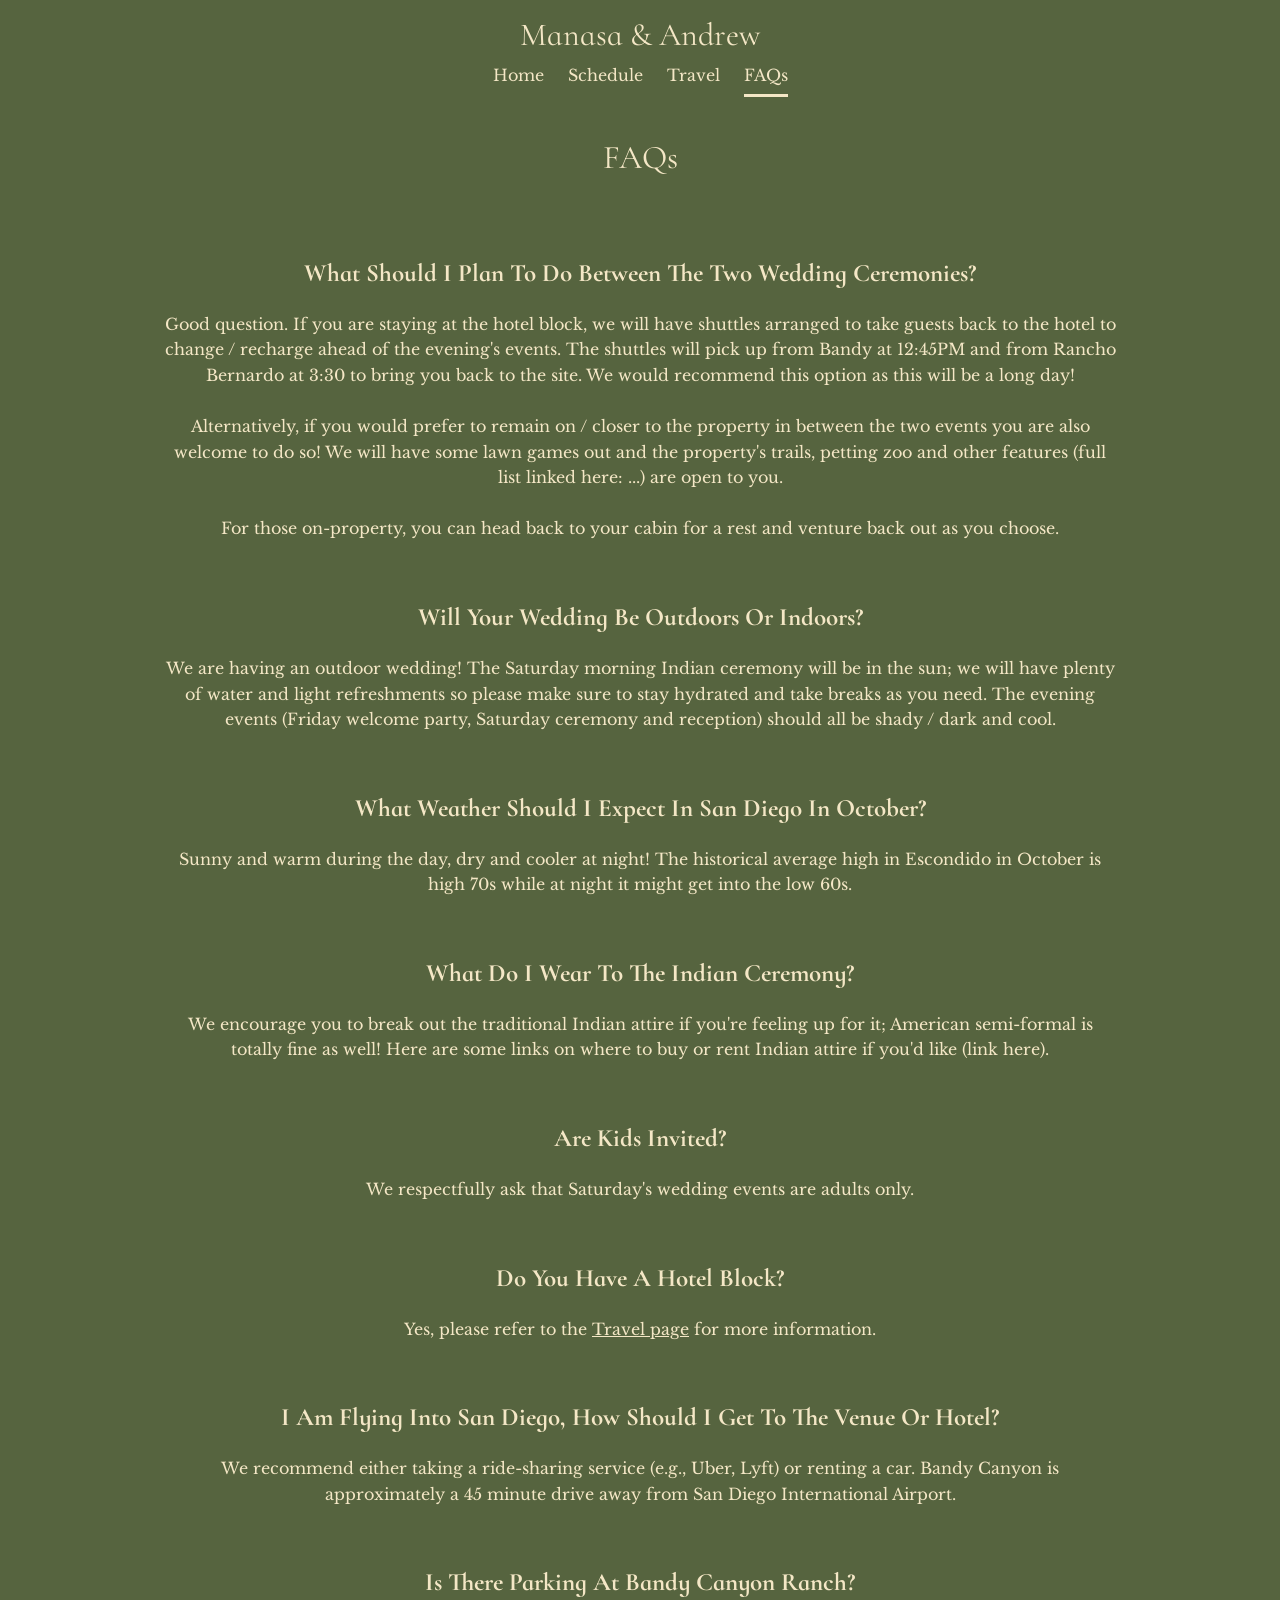
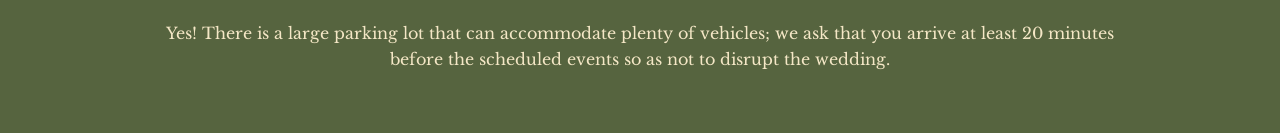
<file: faq.html>
<!DOCTYPE html>
<html lang="en">
<head>
  <meta charset="utf-8" />
  <meta name="viewport" content="width=device-width, initial-scale=1.0" />
  <title>FAQs - Manasa &amp; Andrew</title>
  <meta name="description" content="Frequently asked questions for Andrew Johnson and Manasa Datla's wedding" />
  <link rel="apple-touch-icon" sizes="180x180" href="/apple-touch-icon.png">
  <link rel="icon" type="image/png" sizes="32x32" href="/favicon-32x32.png">
  <link rel="icon" type="image/png" sizes="16x16" href="/favicon-16x16.png">
  <link rel="manifest" href="/site.webmanifest">
  <link rel="stylesheet" href="css/style.css" />
</head>
<body>

  <header class="site-header">
    <h2 class="couple-name-nav">Manasa &amp; Andrew</h2>
    <button class="mobile-nav-toggle" aria-label="Toggle navigation" onclick="document.querySelector('.nav-bar').classList.toggle('open')">&#9776;</button>
  </header>

  <nav class="nav-bar">
    <ul>
      <li><a href="index.html">Home</a></li>
      <li><a href="schedule.html">Schedule</a></li>
      <li><a href="travel.html">Travel</a></li>
      <li class="active"><a href="faq.html">FAQs</a></li>
    </ul>
  </nav>

  <div class="content-wrap">
    <h1 class="page-title">FAQs</h1>

    <div class="faq-section">

      <div class="faq-item">
        <h2>What should I plan to do between the two wedding ceremonies?</h2>
        <p>Good question. If you are staying at the hotel block, we will have shuttles arranged to take guests back to the hotel to change / recharge ahead of the evening's events. The shuttles will pick up from Bandy at 12:45PM and from Rancho Bernardo at 3:30 to bring you back to the site. We would recommend this option as this will be a long day!

Alternatively, if you would prefer to remain on / closer to the property in between the two events you are also welcome to do so! We will have some lawn games out and the property's trails, petting zoo and other features (full list linked here: ...) are open to you.

For those on-property, you can head back to your cabin for a rest and venture back out as you choose.</p>
      </div>

      <div class="faq-item">
        <h2>Will your wedding be outdoors or indoors?</h2>
        <p>We are having an outdoor wedding! The Saturday morning Indian ceremony will be in the sun; we will have plenty of water and light refreshments so please make sure to stay hydrated and take breaks as you need. The evening events (Friday welcome party, Saturday ceremony and reception) should all be shady / dark and cool.</p>
      </div>

      <div class="faq-item">
        <h2>What weather should I expect in San Diego in October?</h2>
        <p>Sunny and warm during the day, dry and cooler at night! The historical average high in Escondido in October is high 70s while at night it might get into the low 60s.</p>
      </div>

      <div class="faq-item">
        <h2>What do I wear to the Indian ceremony?</h2>
        <p>We encourage you to break out the traditional Indian attire if you're feeling up for it; American semi-formal is totally fine as well! Here are some links on where to buy or rent Indian attire if you'd like (link here).</p>
      </div>

      <div class="faq-item">
        <h2>Are kids invited?</h2>
        <p>We respectfully ask that Saturday's wedding events are adults only.</p>
      </div>

      <div class="faq-item">
        <h2>Do you have a hotel block?</h2>
        <p>Yes, please refer to the <a href="travel.html" style="text-decoration:underline">Travel page</a> for more information.</p>
      </div>

      <div class="faq-item">
        <h2>I am flying into San Diego, how should I get to the venue or hotel?</h2>
        <p>We recommend either taking a ride-sharing service (e.g., Uber, Lyft) or renting a car. Bandy Canyon is approximately a 45 minute drive away from San Diego International Airport.</p>
      </div>

      <div class="faq-item">
        <h2>Is there parking at Bandy Canyon Ranch?</h2>
        <p>Yes! There is a large parking lot that can accommodate plenty of vehicles; we ask that you arrive at least 20 minutes before the scheduled events so as not to disrupt the wedding.</p>
      </div>

    </div>
  </div>


</body>
</html>
</file>
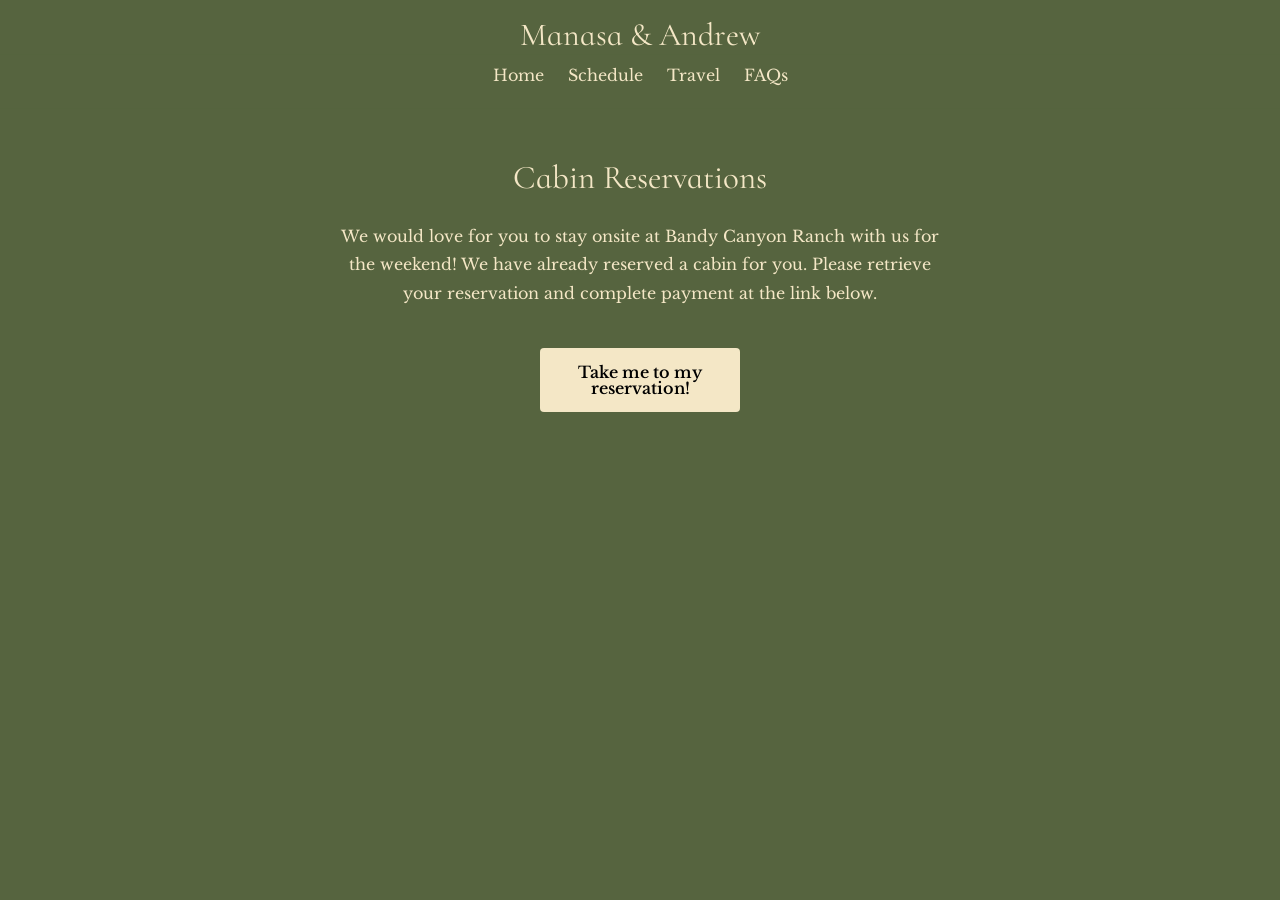
<file: reservations.html>
<!DOCTYPE html>
<html lang="en">
<head>
  <meta charset="utf-8" />
  <meta name="viewport" content="width=device-width, initial-scale=1.0" />
  <title>Reservations - Manasa &amp; Andrew</title>
  <meta name="description" content="Cabin reservations for Manasa and Andrew's wedding at Bandy Canyon Ranch" />
  <link rel="apple-touch-icon" sizes="180x180" href="/apple-touch-icon.png">
  <link rel="icon" type="image/png" sizes="32x32" href="/favicon-32x32.png">
  <link rel="icon" type="image/png" sizes="16x16" href="/favicon-16x16.png">
  <link rel="manifest" href="/site.webmanifest">
  <link rel="stylesheet" href="css/style.css" />
</head>
<body>

  <header class="site-header">
    <h2 class="couple-name-nav">Manasa &amp; Andrew</h2>
    <button class="mobile-nav-toggle" aria-label="Toggle navigation" onclick="document.querySelector('.nav-bar').classList.toggle('open')">&#9776;</button>
  </header>

  <nav class="nav-bar">
    <ul>
      <li><a href="index.html">Home</a></li>
      <li><a href="schedule.html">Schedule</a></li>
      <li><a href="travel.html">Travel</a></li>
      <li><a href="faq.html">FAQs</a></li>
    </ul>
  </nav>

  <div class="content-wrap">
    <div class="content-center">
      <div class="names-section">
        <h1 class="page-title">Cabin Reservations</h1>

        <p style="max-width:600px; margin:24px auto 40px; line-height:1.8;">We would love for you to stay onsite at Bandy Canyon Ranch with us for the weekend! We have already reserved a cabin for you. Please retrieve your reservation and complete payment at the link below.</p>

        <a href="https://www.bandycabinreservations.com/" target="_blank" rel="noopener noreferrer" class="btn">Take me to my reservation!</a>
      </div>
    </div>
  </div>

</body>
</html>
</file>
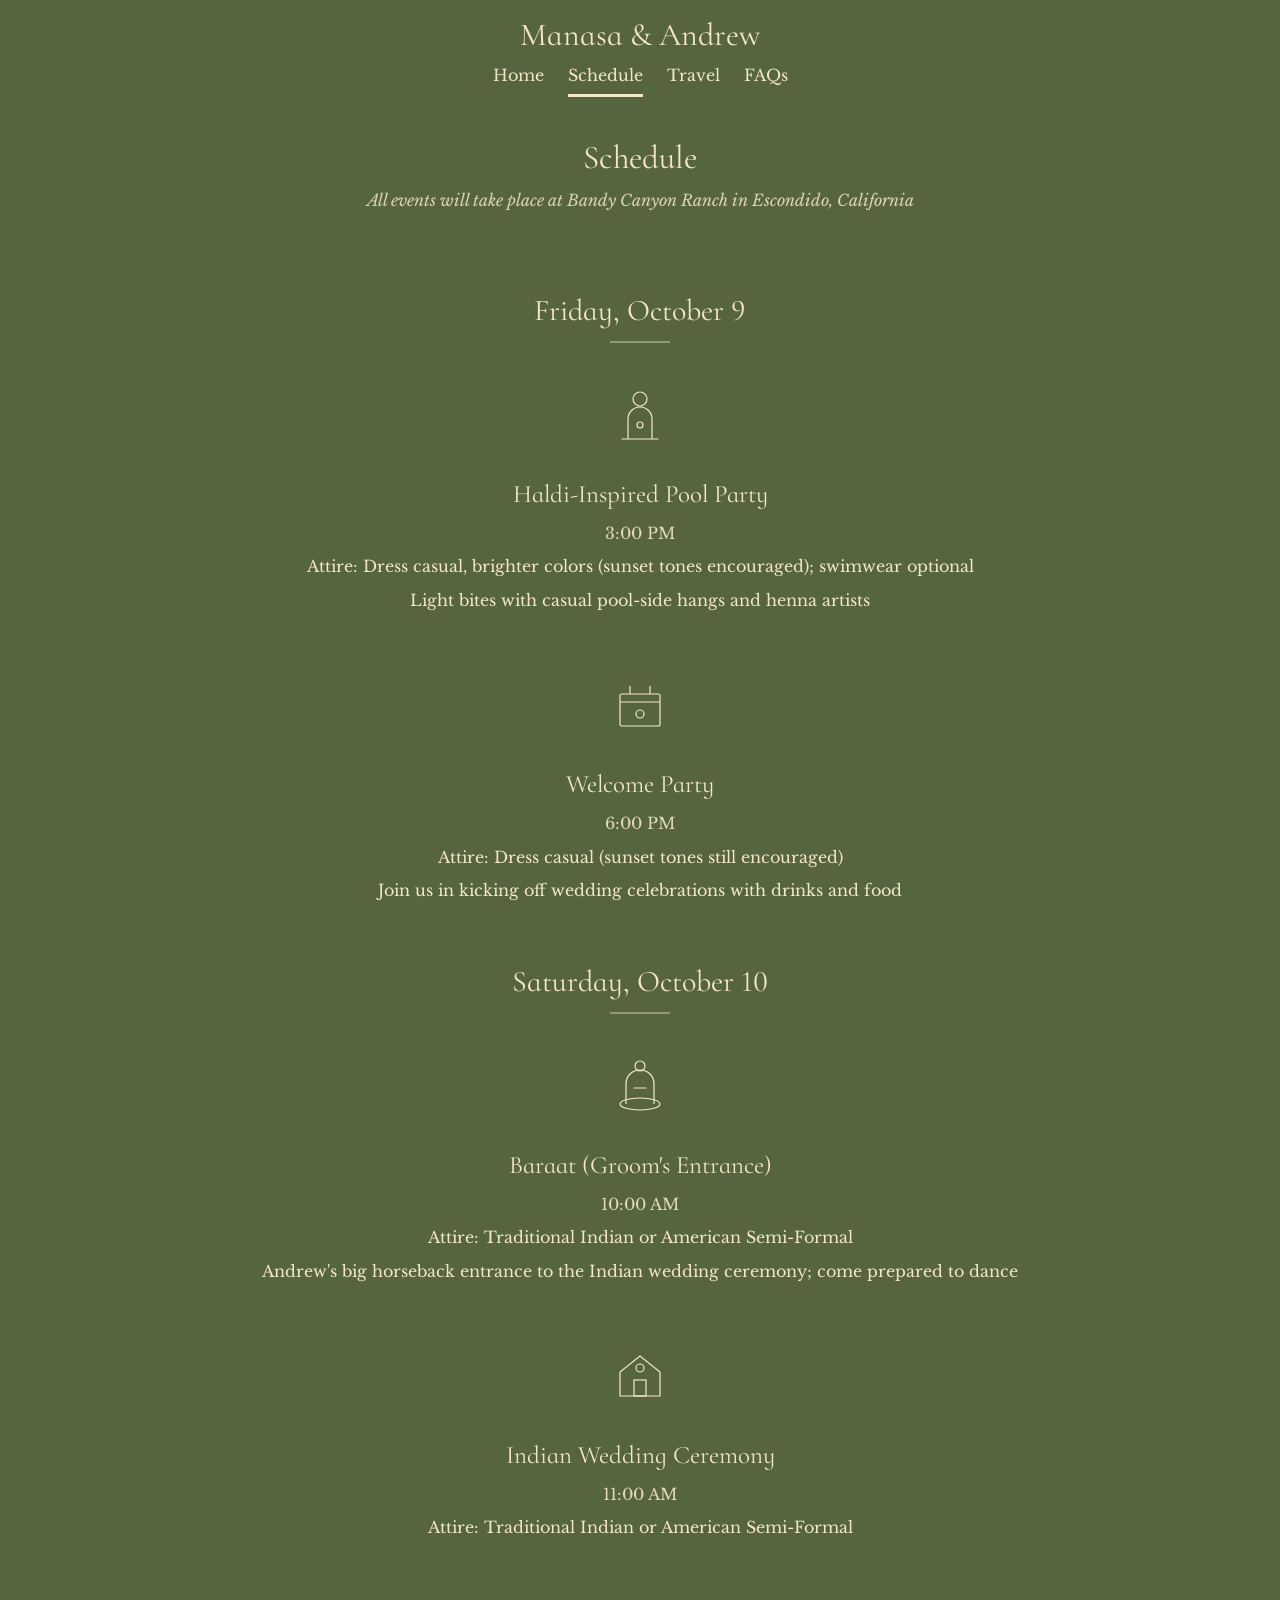
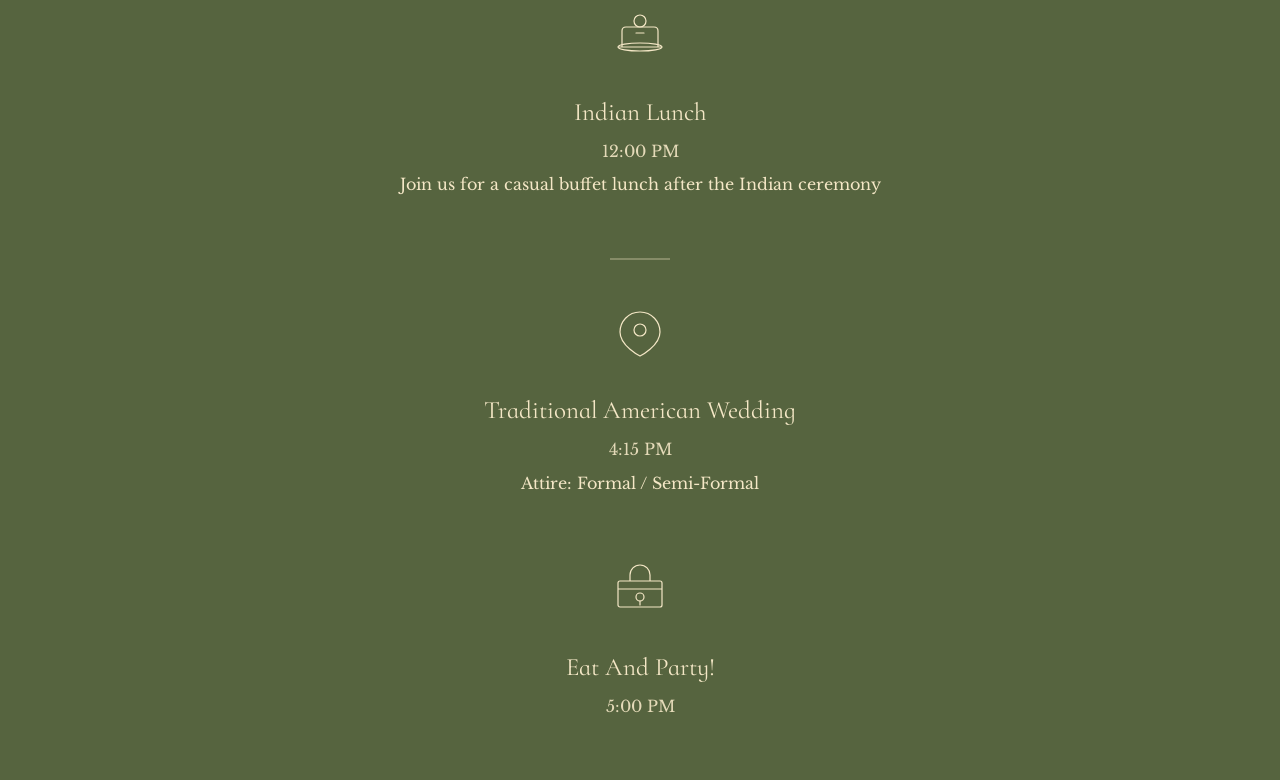
<file: schedule.html>
<!DOCTYPE html>
<html lang="en">
<head>
  <meta charset="utf-8" />
  <meta name="viewport" content="width=device-width, initial-scale=1.0" />
  <title>Schedule - Manasa &amp; Andrew</title>
  <meta name="description" content="Wedding schedule for Andrew Johnson and Manasa Datla" />
  <link rel="apple-touch-icon" sizes="180x180" href="/apple-touch-icon.png">
  <link rel="icon" type="image/png" sizes="32x32" href="/favicon-32x32.png">
  <link rel="icon" type="image/png" sizes="16x16" href="/favicon-16x16.png">
  <link rel="manifest" href="/site.webmanifest">
  <link rel="stylesheet" href="css/style.css" />
</head>
<body>

  <header class="site-header">
    <h2 class="couple-name-nav">Manasa &amp; Andrew</h2>
    <button class="mobile-nav-toggle" aria-label="Toggle navigation" onclick="document.querySelector('.nav-bar').classList.toggle('open')">&#9776;</button>
  </header>

  <nav class="nav-bar">
    <ul>
      <li><a href="index.html">Home</a></li>
      <li class="active"><a href="schedule.html">Schedule</a></li>
      <li><a href="travel.html">Travel</a></li>
      <li><a href="faq.html">FAQs</a></li>
    </ul>
  </nav>

  <div class="content-wrap">
    <h1 class="page-title">Schedule</h1>
    <p class="page-description">All events will take place at Bandy Canyon Ranch in Escondido, California</p>

    <div class="schedule-section">

      <!-- ── FRIDAY, OCTOBER 9 ── -->
      <div class="day-group">
        <h3 class="day-label">Friday, October 9</h3>

        <div class="event-card">
          <div class="event-icon">
            <svg xmlns="http://www.w3.org/2000/svg" width="64" height="64" viewBox="0 0 64 64" fill="none" stroke="currentColor"><g transform="translate(8 8)" stroke-width="1.2"><circle cx="24" cy="8" r="7"/><path d="M12 48V28a12 12 0 0 1 24 0v20"/><path d="M6 48h36" stroke-linecap="round"/><circle cx="24" cy="34" r="3"/></g></svg>
          </div>
          <h2>Haldi-Inspired Pool Party</h2>
          <p class="event-time">3:00 PM</p>
          <p class="event-attire">Attire: Dress casual, brighter colors (sunset tones encouraged); swimwear optional</p>
          <p class="event-note">Light bites with casual pool-side hangs and henna artists</p>
        </div>

        <div class="event-card">
          <div class="event-icon">
            <svg xmlns="http://www.w3.org/2000/svg" width="64" height="64" viewBox="0 0 64 64" fill="none" stroke="currentColor"><g transform="translate(12 12)" stroke-width="1.2"><rect x="0" y="8" width="40" height="32" rx="2"/><path d="M0 16h40"/><path d="M10 0v8M30 0v8"/><circle cx="20" cy="28" r="4"/></g></svg>
          </div>
          <h2>Welcome Party</h2>
          <p class="event-time">6:00 PM</p>
          <p class="event-attire">Attire: Dress casual (sunset tones still encouraged)</p>
          <p class="event-note">Join us in kicking off wedding celebrations with drinks and food</p>
        </div>
      </div>

      <!-- ── SATURDAY, OCTOBER 10 ── -->
      <div class="day-group">
        <h3 class="day-label">Saturday, October 10</h3>

        <div class="event-card">
          <div class="event-icon">
            <svg xmlns="http://www.w3.org/2000/svg" width="64" height="64" viewBox="0 0 64 64" fill="none" stroke="currentColor"><g transform="translate(10 6)" stroke-width="1.2"><ellipse cx="22" cy="44" rx="20" ry="6"/><path d="M22 10c-8 0-14 6-14 14v20"/><path d="M22 10c8 0 14 6 14 14v20"/><circle cx="22" cy="6" r="5"/><path d="M16 28h12" stroke-linecap="round"/></g></svg>
          </div>
          <h2>Baraat (Groom's Entrance)</h2>
          <p class="event-time">10:00 AM</p>
          <p class="event-attire">Attire: Traditional Indian or American Semi-Formal</p>
          <p class="event-note">Andrew's big horseback entrance to the Indian wedding ceremony; come prepared to dance</p>
        </div>

        <div class="event-card">
          <div class="event-icon">
            <svg xmlns="http://www.w3.org/2000/svg" width="64" height="64" viewBox="0 0 64 64" fill="none" stroke="currentColor"><g transform="translate(8 8)" stroke-width="1.2"><path d="M24 4L4 20v24h40V20L24 4z"/><rect x="18" y="28" width="12" height="16"/><circle cx="24" cy="16" r="4"/></g></svg>
          </div>
          <h2>Indian Wedding Ceremony</h2>
          <p class="event-time">11:00 AM</p>
          <p class="event-attire">Attire: Traditional Indian or American Semi-Formal</p>
        </div>

        <div class="event-card">
          <div class="event-icon">
            <svg xmlns="http://www.w3.org/2000/svg" width="64" height="64" viewBox="0 0 64 64" fill="none" stroke="currentColor"><g transform="translate(8 10)" stroke-width="1.2"><ellipse cx="24" cy="36" rx="22" ry="4"/><path d="M6 36V20c0-2 1-4 4-4h28c3 0 4 2 4 4v16"/><path d="M2 36h44"/><circle cx="24" cy="10" r="6"/><path d="M20 22h8" stroke-linecap="round"/></g></svg>
          </div>
          <h2>Indian Lunch</h2>
          <p class="event-time">12:00 PM</p>
          <p class="event-note">Join us for a casual buffet lunch after the Indian ceremony</p>
        </div>

        <div class="section-divider"></div>

        <div class="event-card">
          <div class="event-icon">
            <svg xmlns="http://www.w3.org/2000/svg" width="64" height="64" viewBox="0 0 64 64" fill="none" stroke="currentColor"><g transform="translate(8 8)" stroke-width="1.2"><path d="M24 4C12 4 4 14 4 24c0 14 20 24 20 24s20-10 20-24C44 14 36 4 24 4z"/><circle cx="24" cy="22" r="6"/></g></svg>
          </div>
          <h2>Traditional American Wedding</h2>
          <p class="event-time">4:15 PM</p>
          <p class="event-attire">Attire: Formal / Semi-Formal</p>
        </div>

        <div class="event-card">
          <div class="event-icon">
            <svg xmlns="http://www.w3.org/2000/svg" width="64" height="64" viewBox="0 0 64 64" fill="none" stroke="currentColor"><g transform="translate(8 10)" stroke-width="1.2"><rect x="2" y="14" width="44" height="26" rx="2"/><path d="M2 22h44"/><path d="M14 14V8a10 10 0 0 1 20 0v6"/><circle cx="24" cy="30" r="4"/><path d="M24 34v4" stroke-linecap="round"/></g></svg>
          </div>
          <h2>Eat and Party!</h2>
          <p class="event-time">5:00 PM</p>
        </div>

      </div>
    </div>
  </div>


</body>
</html>
</file>
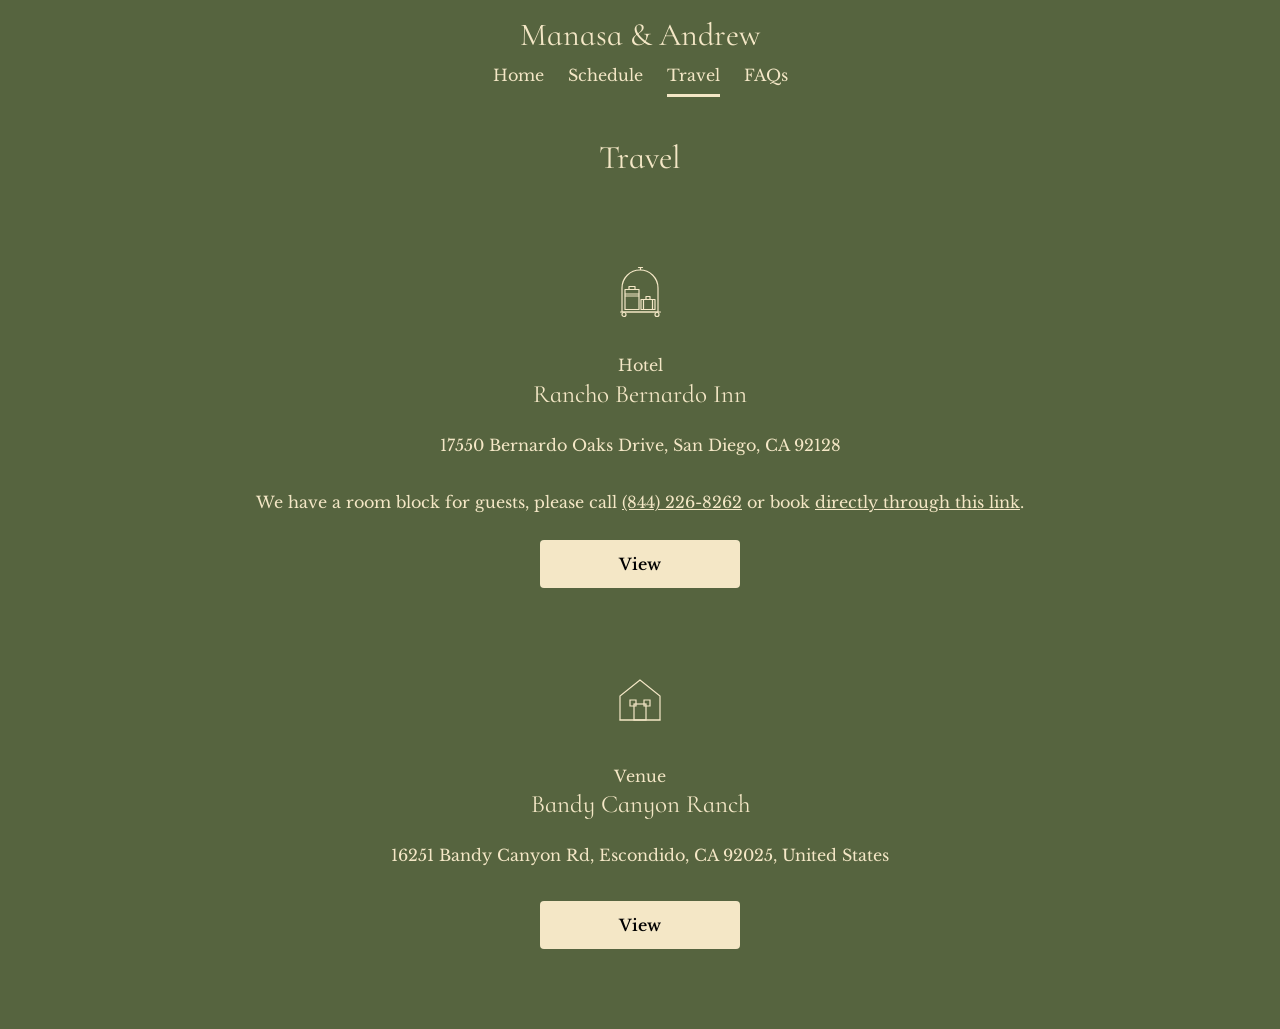
<file: travel.html>
<!DOCTYPE html>
<html lang="en">
<head>
  <meta charset="utf-8" />
  <meta name="viewport" content="width=device-width, initial-scale=1.0" />
  <title>Travel - Manasa &amp; Andrew</title>
  <meta name="description" content="Travel information for Andrew Johnson and Manasa Datla's wedding" />
  <link rel="apple-touch-icon" sizes="180x180" href="/apple-touch-icon.png">
  <link rel="icon" type="image/png" sizes="32x32" href="/favicon-32x32.png">
  <link rel="icon" type="image/png" sizes="16x16" href="/favicon-16x16.png">
  <link rel="manifest" href="/site.webmanifest">
  <link rel="stylesheet" href="css/style.css" />
</head>
<body>

  <header class="site-header">
    <h2 class="couple-name-nav">Manasa &amp; Andrew</h2>
    <button class="mobile-nav-toggle" aria-label="Toggle navigation" onclick="document.querySelector('.nav-bar').classList.toggle('open')">&#9776;</button>
  </header>

  <nav class="nav-bar">
    <ul>
      <li><a href="index.html">Home</a></li>
      <li><a href="schedule.html">Schedule</a></li>
      <li class="active"><a href="travel.html">Travel</a></li>
      <li><a href="faq.html">FAQs</a></li>
    </ul>
  </nav>

  <div class="content-wrap">
    <h1 class="page-title">Travel</h1>

    <div class="travel-section">
      <div class="travel-card">
        <div class="travel-icon">
          <svg xmlns="http://www.w3.org/2000/svg" width="64" height="64" viewBox="0 0 64 64" fill="none" stroke="currentColor">
            <g transform="translate(12 8)" stroke-width="1.2" fill-rule="evenodd">
              <circle cx="4" cy="48.5" r="2"/>
              <circle cx="37" cy="48.5" r="2"/>
              <path d="M.5 46h40" stroke-linecap="round"/>
              <path d="M2 21.995C2 12.056 10.057 4 20 4c9.941 0 18 8.06 18 17.995V46H2V21.995Z"/>
              <path d="M18.5 1.5h4" stroke-linecap="round"/>
              <path d="M20.5 1.5v2M23.5 34v9M32.5 34v9" stroke-linecap="square"/>
              <path stroke-linejoin="round" d="M5 23.5h14v20H5zM21 33.5h14v10H21zM9 20.5h6v3H9zM26 30.5h4v3h-4z"/>
              <path d="M5.5 28h13M5.5 30h13" stroke-linecap="square"/>
            </g>
          </svg>
        </div>

        <p class="event-time">Hotel</p>
        <h2>Rancho Bernardo Inn</h2>

        <p><address>17550 Bernardo Oaks Drive, San Diego, CA 92128</address></p>

        <p class="travel-note">We have a room block for guests, please call <a href="tel:8442268262" style="text-decoration:underline">(844) 226-8262</a> or book <a href="https://book.passkey.com/go/DatlaJohnsonWedding" target="_blank" rel="noopener noreferrer" style="text-decoration:underline">directly through this link</a>.</p>

        <a href="https://www.ranchobernardoinn.com/" target="_blank" rel="noopener noreferrer" class="btn">View</a>
      </div>

      <div class="travel-card">
        <div class="travel-icon">
          <svg xmlns="http://www.w3.org/2000/svg" width="64" height="64" viewBox="0 0 64 64" fill="none" stroke="currentColor">
            <g transform="translate(8 8)" stroke-width="1.2">
              <path d="M24 4L4 20v24h40V20L24 4z"/>
              <rect x="18" y="28" width="12" height="16"/>
              <path d="M14 24h6v6h-6zM28 24h6v6h-6z"/>
              <path d="M4 44h40" stroke-linecap="round"/>
            </g>
          </svg>
        </div>

        <p class="event-time">Venue</p>
        <h2>Bandy Canyon Ranch</h2>

        <p><address>16251 Bandy Canyon Rd, Escondido, CA 92025, United States</address></p>

        <a href="https://bandycanyon.com/" target="_blank" rel="noopener noreferrer" class="btn">View</a>
      </div>
    </div>
  </div>


</body>
</html>
</file>
<file: css/style.css>
@import url('https://fonts.googleapis.com/css2?family=Cormorant+Infant:ital,wght@0,300;0,400;0,500;0,600;0,700;1,400&family=Libre+Baskerville:ital,wght@0,400;0,700;1,400&display=swap');

:root {
  --bg: #56643f;
  --text: #f4e7c6;
  --btn-bg: #f4e7c6;
  --btn-text: #000000;
  --font-header: 'Cormorant Infant', serif;
  --font-body: 'Libre Baskerville', serif;
}

*, *::before, *::after { box-sizing: border-box; margin: 0; padding: 0; }

html { scroll-behavior: smooth; }

body {
  background-color: var(--bg);
  color: var(--text);
  font-family: var(--font-body);
  font-size: 16px;
  line-height: 1.6;
  -webkit-font-smoothing: antialiased;
}

a { color: inherit; text-decoration: none; }
a:hover { text-decoration: none; }

h1, h2, h3, h4 {
  font-family: var(--font-header);
  font-weight: 400;
  line-height: 1.2;
  text-transform: capitalize;
}

/* ─── NAV ─── */

.site-header {
  background-color: var(--bg);
  text-align: center;
  position: sticky;
  top: 0;
  z-index: 500;
  padding: 16px 20px 0;
}

.site-header .couple-name-nav {
  font-family: var(--font-header);
  color: var(--text);
  font-size: 32px;
  font-weight: 400;
  line-height: 1.2;
  margin-bottom: 0;
}

.nav-bar {
  background-color: var(--bg);
  position: sticky;
  top: 55px;
  z-index: 400;
  padding: 0 0 12px;
}

.nav-bar ul {
  display: flex;
  justify-content: center;
  list-style: none;
  gap: 0;
  flex-wrap: wrap;
}

.nav-bar li {
  margin: 0 12px;
  padding: 8px 0;
  position: relative;
  font-family: var(--font-body);
  font-size: 16px;
  line-height: 1.6;
}

.nav-bar li::after {
  content: '';
  position: absolute;
  bottom: 0;
  left: 0;
  right: 0;
  height: 3px;
  background-color: var(--text);
  transform: scaleX(0);
  transition: transform 0.3s;
}

.nav-bar li:hover::after,
.nav-bar li.active::after {
  transform: scaleX(1);
}

.nav-bar a { color: var(--text); }

/* ─── HERO (home page) ─── */

.hero {
  display: flex;
  align-items: center;
  justify-content: center;
  position: relative;
  overflow: hidden;
  aspect-ratio: 16 / 7;
  min-height: 280px;
}

@media (max-width: 767px) {
  .hero { aspect-ratio: 1 / 1; }
}

.hero-stacked {
  position: absolute;
  top: 0; left: 0; right: 0; bottom: 0;
  display: flex;
  align-items: center;
  justify-content: center;
}

.hero-stacked img {
  width: 550px;
  height: 550px;
  object-fit: cover;
  border-radius: 0;
}

@media (max-width: 991px) {
  .hero-stacked img { width: 60vw; height: 60vw; }
}

@media (max-width: 600px) {
  .hero-stacked img { width: 70vw; height: 70vw; }
}

.hero-img-back {
  position: relative;
  z-index: 10;
  top: -40px;
  right: -40px;
}

.hero-img-front {
  position: relative;
  z-index: 20;
  bottom: -40px;
  left: -40px;
}

/* ─── CONTENT CONTAINER ─── */

.content-wrap {
  max-width: 1020px;
  margin: 0 auto;
  padding: 30px 32px 0;
  position: relative;
  z-index: 150;
}

@media (max-width: 991px) {
  .content-wrap { padding: 8px 5% 0; }
}

.content-center { text-align: center; }

/* ─── HOME NAMES + DATE ─── */

.names-section {
  padding: 20px 32px 40px;
  text-align: center;
}

@media (max-width: 767px) {
  .names-section { padding: 16px 16px 24px; }
}

.couple-name {
  font-size: 65px;
  margin: 0;
}

@media (max-width: 767px) {
  .couple-name { font-size: 14.285714vw; }
}

.ampersand {
  font-family: var(--font-body);
  font-size: 16px;
  display: block;
  margin: 20px 0;
}

@media (max-width: 767px) {
  .ampersand { margin: 14px 0; }
}

.date-location { margin-top: 24px; }

.event-date {
  font-family: var(--font-header);
  font-size: 35px;
  font-weight: 400;
  margin: 0;
}

@media (max-width: 767px) {
  .event-date { font-size: 28px; }
}

.event-location {
  margin-top: 24px;
}

/* ─── COUNTDOWN ─── */

.countdown {
  margin-top: 24px;
  font-size: 16px;
}

.countdown span { margin-left: 16px; }
.countdown span:first-child { margin-left: 0; }

/* ─── PAGE TITLE (sub-pages) ─── */

.page-title {
  font-size: 33px;
  text-align: center;
  margin: 0 0 10px;
}

@media (max-width: 767px) {
  .page-title { font-size: 28px; }
}

.page-description {
  text-align: center;
  margin-bottom: 40px;
  font-style: italic;
  opacity: 0.85;
}

/* ─── SCHEDULE ─── */

.schedule-section { margin-top: 80px; text-align: center; }

@media (max-width: 991px) {
  .schedule-section { margin-top: 60px; }
}

.day-group { margin-bottom: 60px; }

.day-label {
  font-family: var(--font-header);
  font-size: 30px;
  margin-bottom: 40px;
  position: relative;
  display: inline-block;
}

.day-label::after {
  content: '';
  display: block;
  width: 60px;
  height: 2px;
  background: var(--text);
  margin: 12px auto 0;
  opacity: 0.4;
}

.event-card {
  margin-bottom: 60px;
}

.event-card .event-icon {
  margin-bottom: 24px;
  color: var(--text);
}

.event-card .event-icon svg { width: 64px; height: 64px; }

.event-card h2 {
  font-size: 25px;
  margin-bottom: 12px;
}

@media (max-width: 767px) {
  .event-card h2 { font-size: 20px; }
}

.event-card .event-time {
  font-family: var(--font-body);
  font-size: 16px;
  margin-bottom: 8px;
  opacity: 0.9;
}

.event-card .event-attire,
.event-card .event-note {
  font-size: 16px;
  margin-top: 8px;
  white-space: pre-wrap;
}

/* ─── TRAVEL ─── */

.travel-section { margin-top: 80px; text-align: center; }

@media (max-width: 991px) {
  .travel-section { margin-top: 60px; }
}

.travel-card {
  margin-bottom: 80px;
}

.travel-card .travel-icon {
  margin-bottom: 24px;
  color: var(--text);
}

.travel-card .travel-icon svg { width: 64px; height: 64px; }

.travel-card h2 {
  font-size: 25px;
  margin-bottom: 24px;
}

@media (max-width: 767px) {
  .travel-card h2 { font-size: 20px; }
}

.travel-card address {
  font-style: normal;
  margin-bottom: 32px;
  display: block;
}

.travel-card .travel-note {
  white-space: pre-wrap;
  margin-bottom: 24px;
  text-align: center;
}

.btn {
  display: inline-block;
  border-radius: 4px;
  border: none;
  padding: 16px;
  font-size: 16px;
  font-weight: 600;
  font-family: var(--font-body);
  line-height: 16px;
  width: 200px;
  text-align: center;
  background-color: var(--btn-bg);
  color: var(--btn-text);
  cursor: pointer;
  transition: opacity 0.2s;
}

.btn:hover { opacity: 0.9; text-decoration: none; color: var(--btn-text); }

/* ─── FAQ ─── */

.faq-section { margin-top: 80px; text-align: center; }

@media (max-width: 991px) {
  .faq-section { margin-top: 60px; }
}

.faq-item {
  margin-bottom: 60px;
}

.faq-item h2 {
  font-size: 25px;
  font-weight: 700;
  margin-bottom: 24px;
}

@media (max-width: 767px) {
  .faq-item h2 { font-size: 20px; }
}

.faq-item p {
  white-space: pre-wrap;
}

/* ─── FOOTER ─── */

.site-footer {
  font-family: 'Proxima Nova', Helvetica, Arial, sans-serif;
  font-size: 12px;
  color: #fff;
  display: flex;
  flex-direction: column;
  align-items: center;
  text-align: center;
  padding: 40px 20px 80px;
  margin-top: 80px;
}

@media (max-width: 767px) {
  .site-footer { padding: 20px 20px 40px; }
}

.footer-links {
  display: flex;
  flex-wrap: wrap;
  justify-content: center;
}

.footer-links > * { padding: 4px 12px; }

@media (max-width: 767px) {
  .footer-links > * { padding: 12px; }
}

.footer-links a { color: inherit; }
.footer-links a:hover { color: inherit; }

/* ─── MOBILE NAV TOGGLE ─── */

.mobile-nav-toggle {
  display: none;
  background: none;
  border: none;
  color: var(--text);
  font-size: 28px;
  cursor: pointer;
  padding: 8px;
}

@media (max-width: 767px) {
  .mobile-nav-toggle { display: block; }
  .site-header { display: flex; justify-content: space-between; align-items: center; padding: 10px 16px 0; }
  .nav-bar { top: 42px; }
  .nav-bar ul { flex-direction: column; display: none; gap: 4px; }
  .nav-bar.open ul { display: flex; }
  .couple-name-nav { font-size: 22px; }
}

/* ─── DIVIDER ─── */

.section-divider {
  width: 60px;
  height: 2px;
  background: var(--text);
  margin: 0 auto 40px;
  opacity: 0.3;
}
</file>
